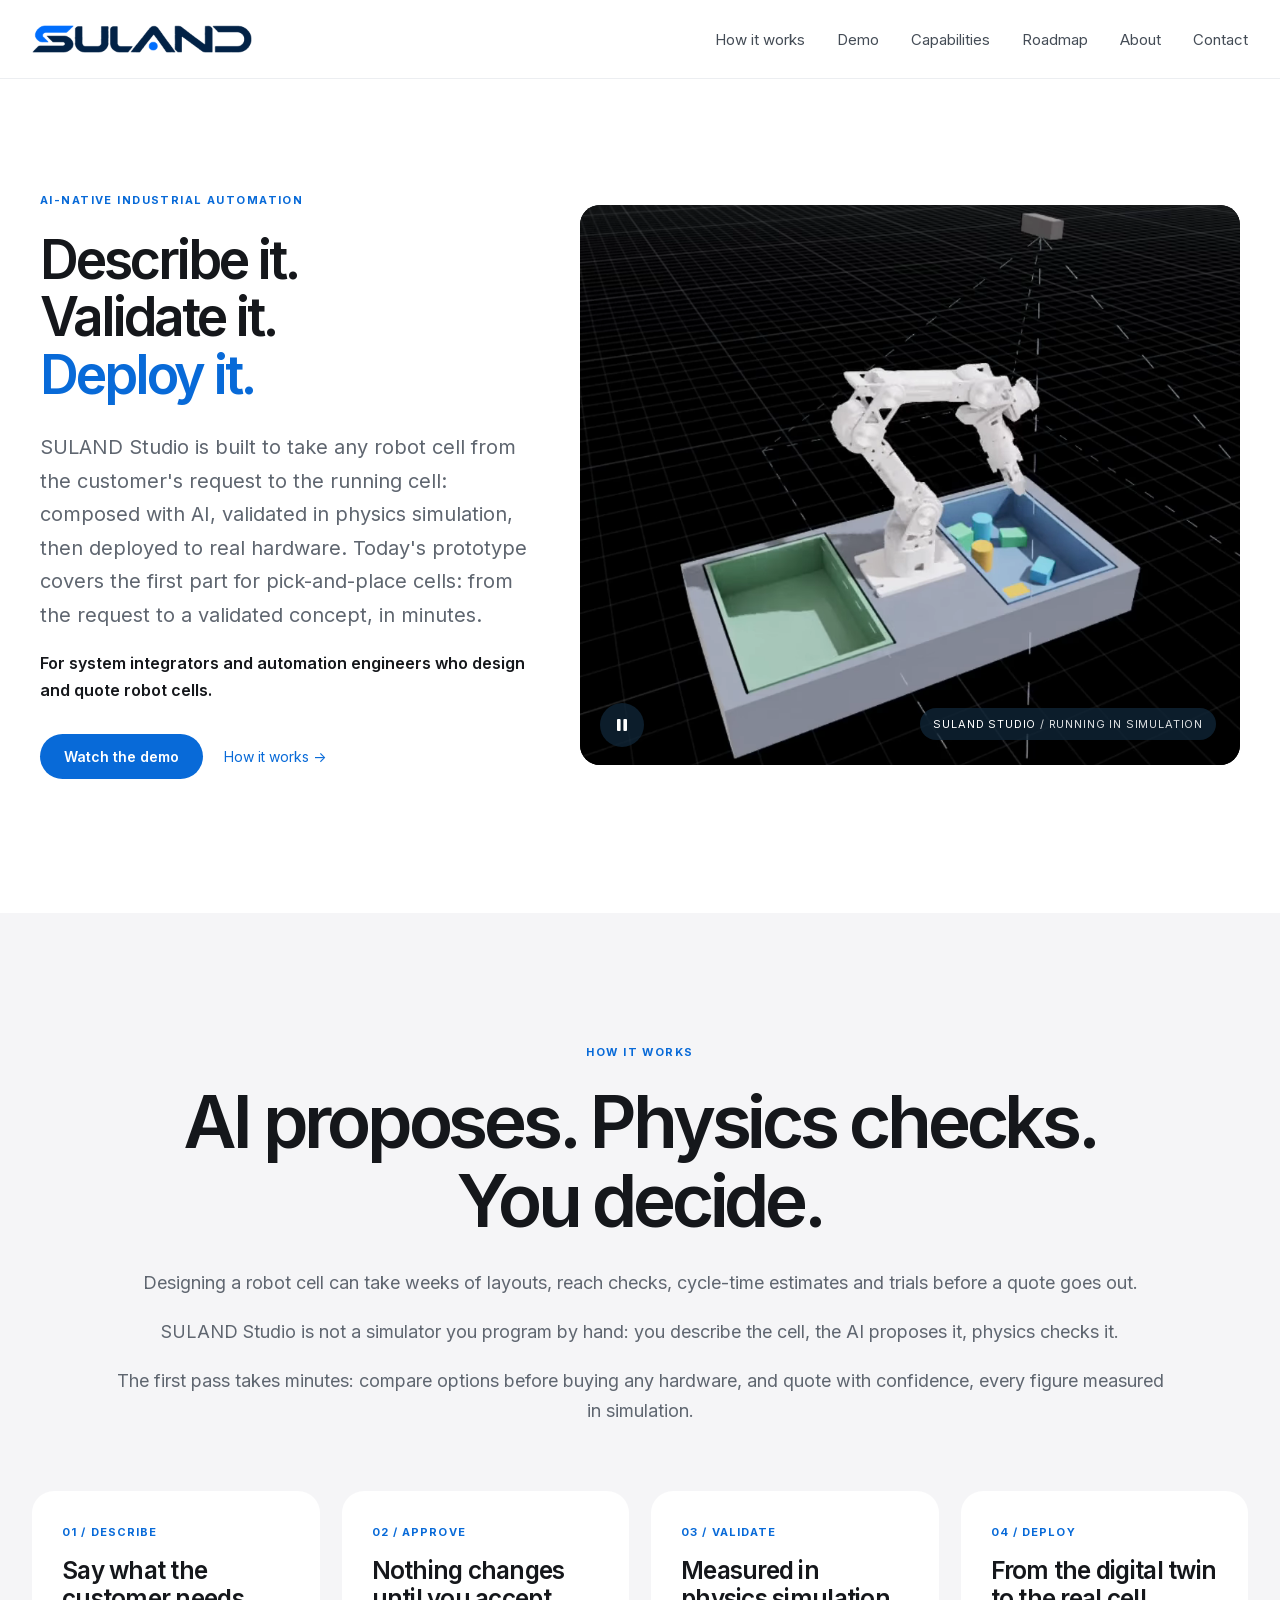
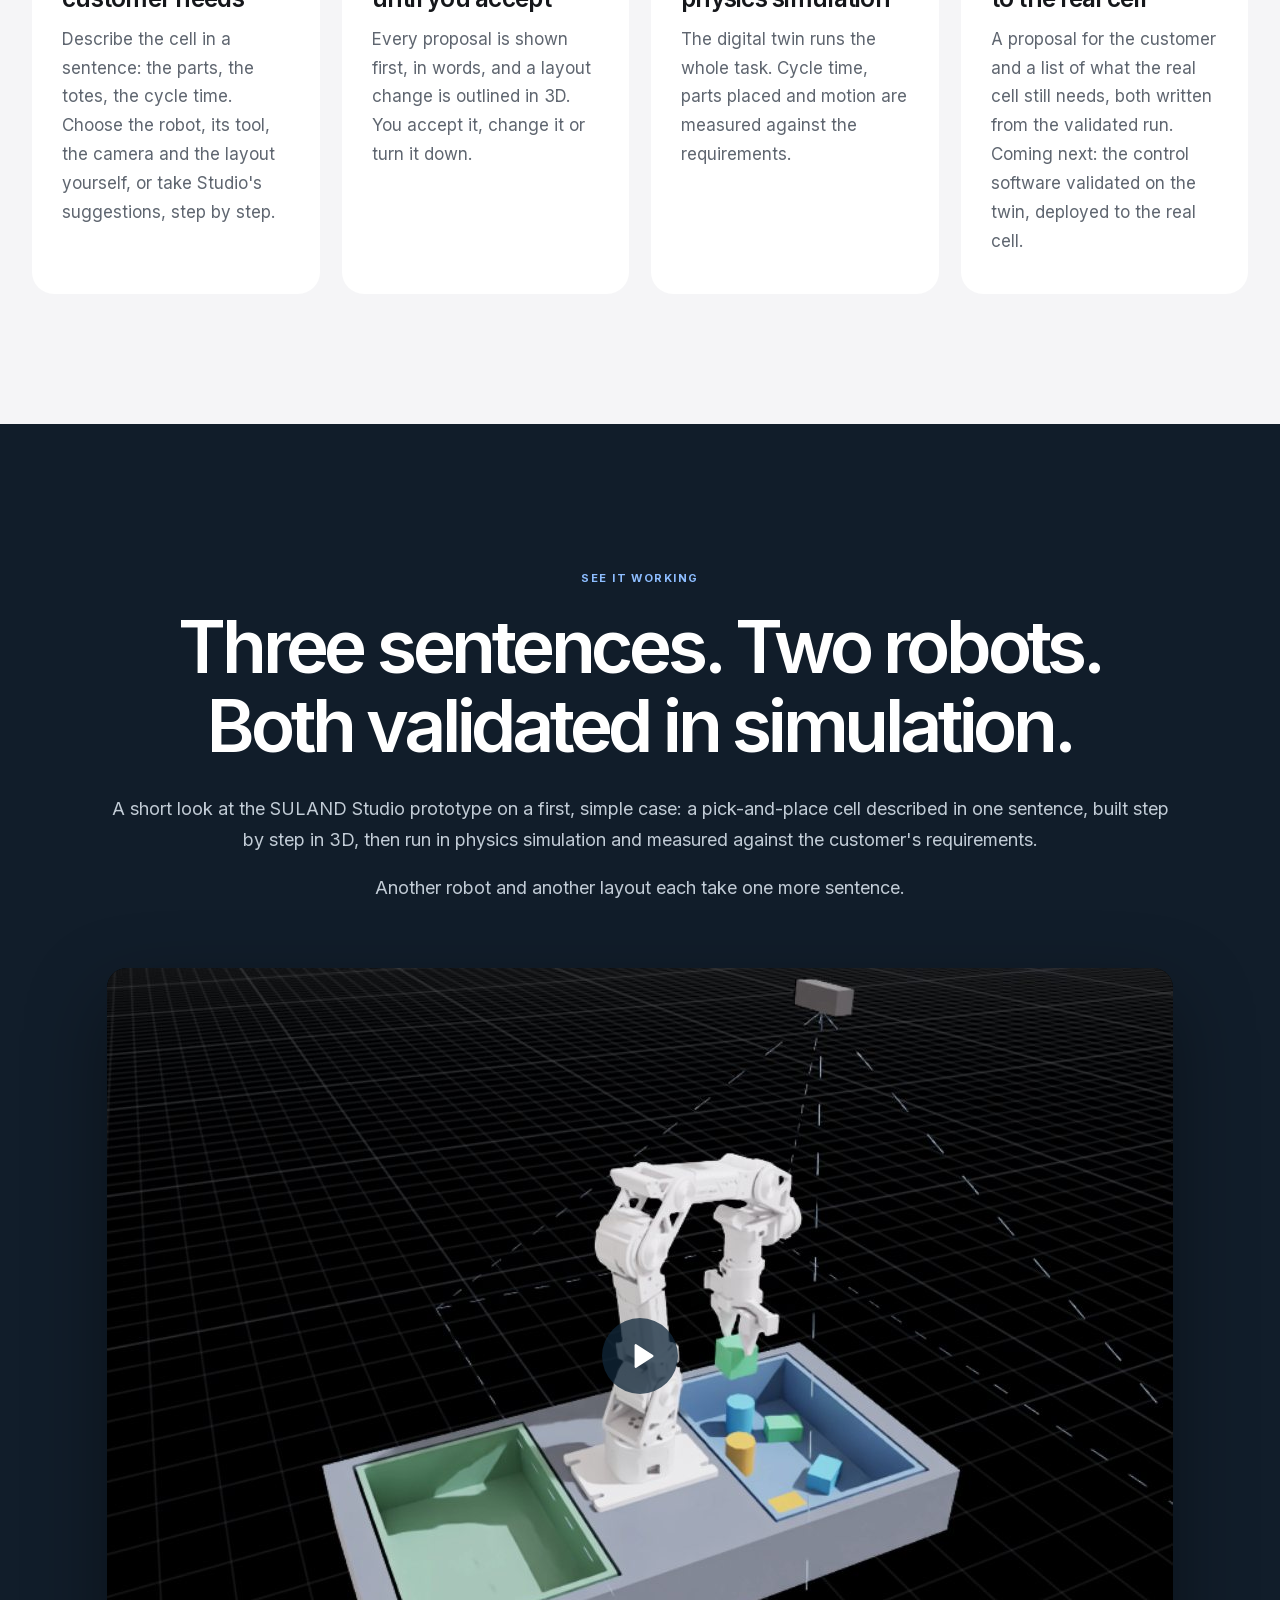
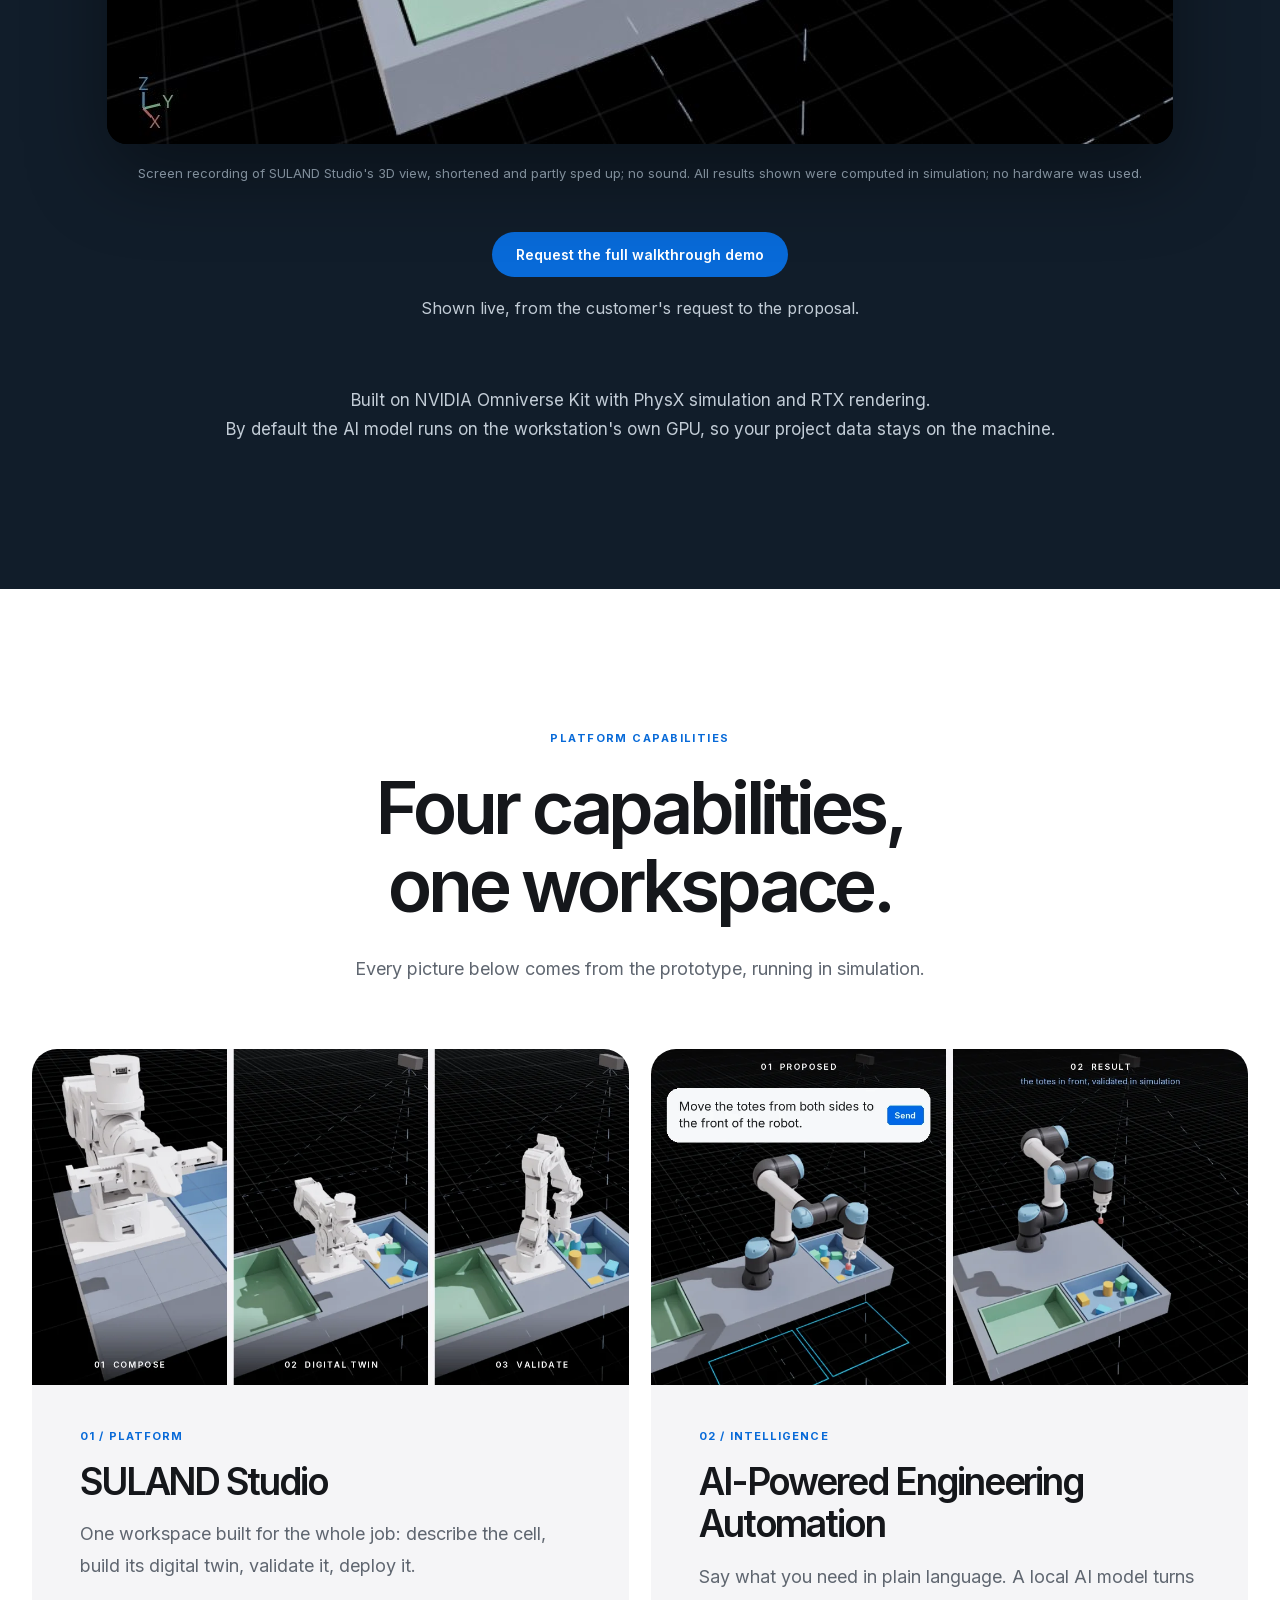
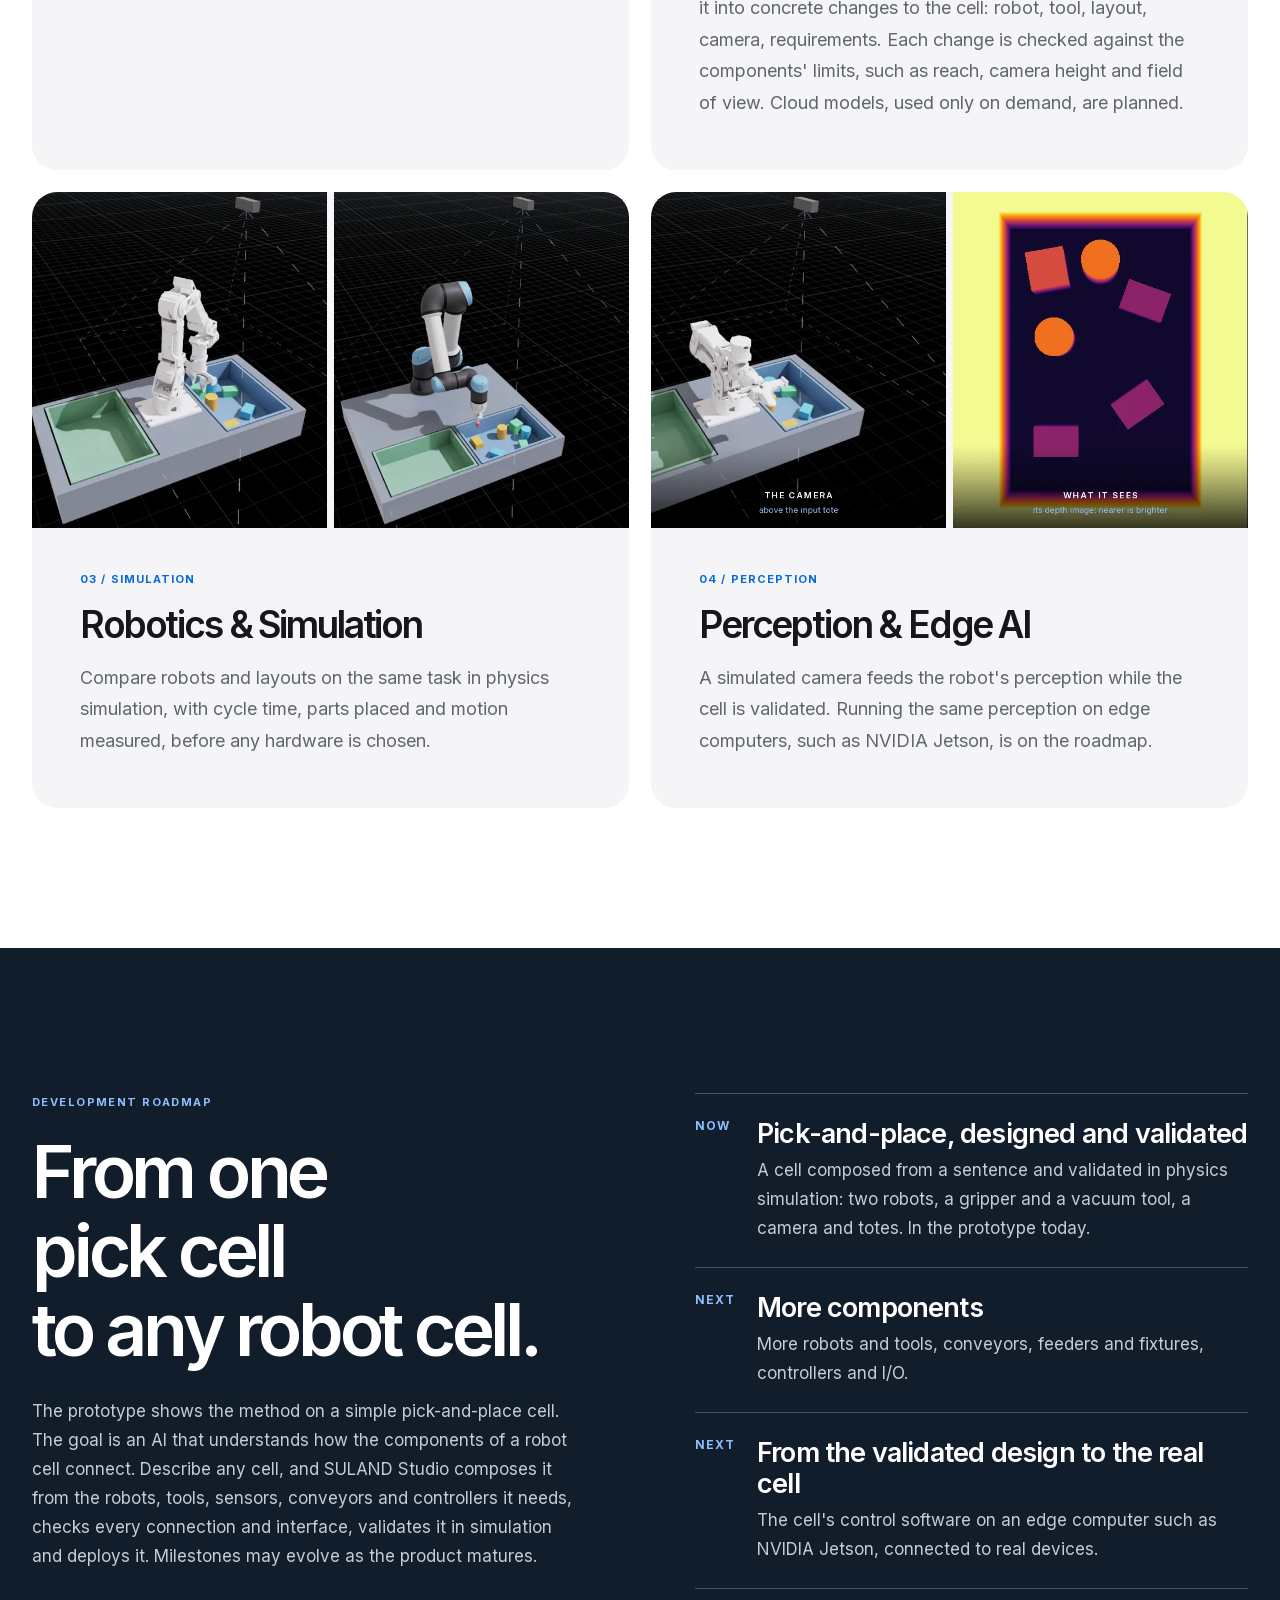
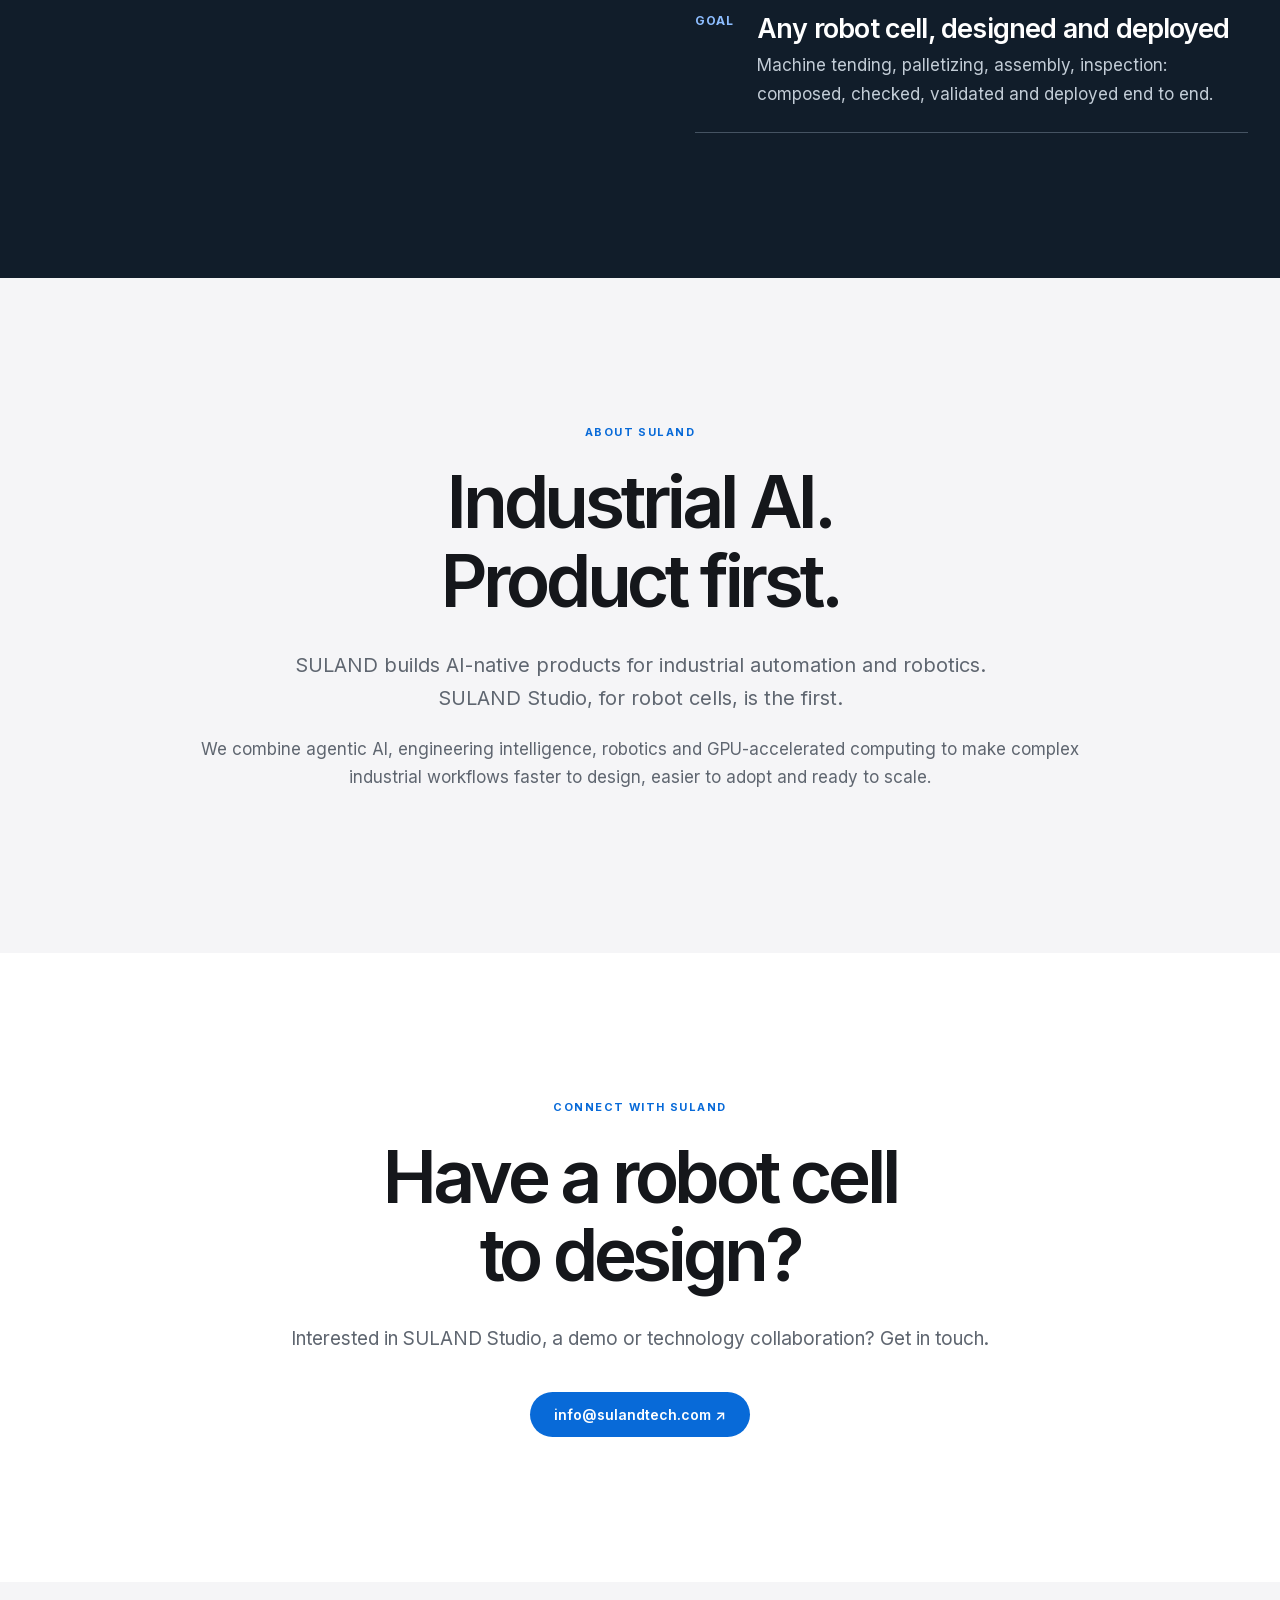
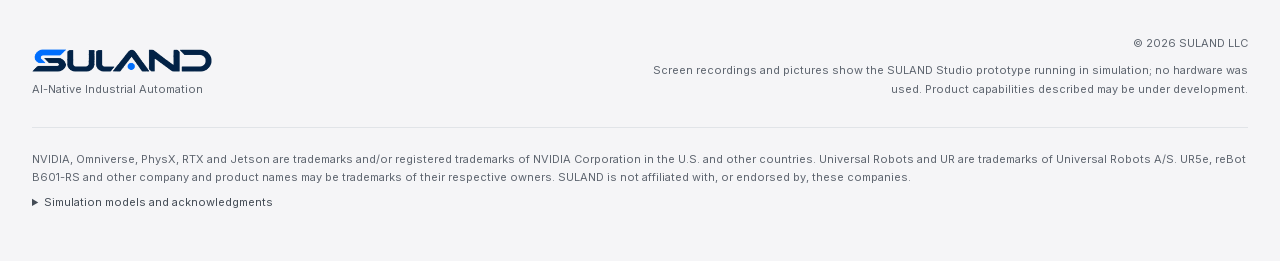
<file: index.html>
<!doctype html>
<html lang="en">
<head>
<meta charset="utf-8">
<meta name="viewport" content="width=device-width,initial-scale=1">
<title>SULAND | AI-Native Industrial Automation</title>
<meta name="description" content="SULAND is developing SULAND Studio, an AI-native engineering platform that designs robot cells with AI and validates them in simulation.">
<link rel="canonical" href="https://www.sulandtech.com/">
<meta name="theme-color" content="#ffffff">
<meta property="og:type" content="website">
<meta property="og:site_name" content="SULAND">
<meta property="og:title" content="SULAND | AI-Native Industrial Automation">
<meta property="og:description" content="Describe it. Validate it. Deploy it. SULAND Studio designs robot cells with AI and validates them in simulation; deployment to real hardware is next.">
<meta property="og:url" content="https://www.sulandtech.com/">
<meta property="og:image" content="https://www.sulandtech.com/assets/og-image.jpg">
<meta property="og:image:width" content="1200">
<meta property="og:image:height" content="630">
<meta property="og:image:alt" content="SULAND Studio: a robot arm moving parts between two totes in simulation">
<meta name="twitter:card" content="summary_large_image">
<meta name="twitter:title" content="SULAND | AI-Native Industrial Automation">
<meta name="twitter:description" content="Describe it. Validate it. Deploy it. SULAND Studio designs robot cells with AI and validates them in simulation; deployment to real hardware is next.">
<meta name="twitter:image" content="https://www.sulandtech.com/assets/og-image.jpg">
<link rel="icon" href="favicon.ico" sizes="any">
<link rel="icon" type="image/png" sizes="32x32" href="assets/icon-32.png">
<link rel="apple-touch-icon" href="apple-touch-icon.png">
<link rel="preload" href="assets/fonts/inter-latin-var.woff2" as="font" type="font/woff2" crossorigin>
<link rel="preload" href="assets/hero-loop-poster.jpg" as="image" fetchpriority="high">
<link rel="stylesheet" href="style.css">
<script type="application/ld+json">
{
  "@context": "https://schema.org",
  "@type": "Organization",
  "name": "SULAND",
  "legalName": "SULAND LLC",
  "url": "https://www.sulandtech.com/",
  "logo": "https://www.sulandtech.com/assets/icon-512.png",
  "email": "info@sulandtech.com",
  "description": "SULAND is developing SULAND Studio, an AI-native engineering platform for industrial automation."
}
</script>
</head>
<body>
<a class="skip" href="#main">Skip to content</a>

<header>
  <div class="wrap nav">
    <a href="#top" class="logo" aria-label="SULAND home"><img src="assets/suland-logo.png" width="660" height="84" alt="SULAND"></a>
    <button class="menu-toggle" type="button" aria-label="Open navigation menu" aria-controls="primary-nav" aria-expanded="false"><span></span><span></span><span></span></button>
    <nav id="primary-nav" aria-label="Main navigation">
      <a href="#how">How it works</a>
      <a href="#demo">Demo</a>
      <a href="#capabilities">Capabilities</a>
      <a href="#roadmap">Roadmap</a>
      <a href="#about">About</a>
      <a href="#contact">Contact</a>
    </nav>
  </div>
</header>

<main id="main">

<section class="hero" id="top">
  <div class="wrap hero-grid">
    <div class="hero-copy">
      <p class="eyebrow">AI-NATIVE INDUSTRIAL AUTOMATION</p>
      <h1>Describe it. Validate it.<br><span>Deploy it.</span></h1>
      <p class="lead">SULAND Studio is built to take any robot cell from the customer's request to the running cell: composed with AI, validated in physics simulation, then deployed to real hardware. Today's prototype covers the first part for pick-and-place cells: from the request to a validated concept, in minutes.</p>
      <p class="for-whom">For system integrators and automation engineers who design and quote robot cells.</p>
      <div class="actions">
        <a class="btn" href="#demo">Watch the demo</a>
        <a class="subtle-link" href="#how">How it works →</a>
      </div>
    </div>
    <div class="hero-image">
      <video id="hero-loop" autoplay muted loop playsinline webkit-playsinline x5-playsinline preload="metadata" poster="assets/hero-loop-poster.jpg" width="1066" height="776" aria-label="SULAND Studio in simulation: a robot arm moves six parts from one tote to another">
        <source src="assets/hero-loop.mp4" type='video/mp4; codecs="avc1.4D401F"'>
        <source src="assets/hero-loop.webm" type='video/webm; codecs="vp9"'>
      </video>
      <button class="loop-toggle" type="button" aria-label="Pause the animation">
        <svg class="pause" viewBox="0 0 14 14" aria-hidden="true"><rect x="2" y="1" width="3.6" height="12" rx="1"/><rect x="8.4" y="1" width="3.6" height="12" rx="1"/></svg>
        <svg class="play" viewBox="0 0 14 14" aria-hidden="true"><path d="M3 1.2v11.6a.6.6 0 0 0 .92.5l9-5.8a.6.6 0 0 0 0-1L3.92.7A.6.6 0 0 0 3 1.2z"/></svg>
      </button>
      <div class="image-note">SULAND STUDIO<span class="note-rest"><span class="note-sep"> / </span>RUNNING IN SIMULATION</span></div>
    </div>
  </div>
</section>

<section class="how" id="how">
  <div class="wrap">
    <div class="section-head">
      <div>
        <p class="eyebrow">HOW IT WORKS</p>
        <h2>AI proposes. Physics checks.<br>You decide.</h2>
      </div>
      <p>Designing a robot cell can take weeks of layouts, reach checks, cycle-time estimates and trials before a quote goes out.</p>
      <p>SULAND Studio is not a simulator you program by hand: you describe the cell, the AI proposes it, physics checks it.</p>
      <p>The first pass takes minutes: compare options before buying any hardware, and quote with confidence, every figure measured in simulation.</p>
    </div>
    <div class="steps-grid">
      <article class="step">
        <span class="number">01 / DESCRIBE</span>
        <h3>Say what the customer needs</h3>
        <p>Describe the cell in a sentence: the parts, the totes, the cycle time. Choose the robot, its tool, the camera and the layout yourself, or take Studio's suggestions, step by step.</p>
      </article>
      <article class="step">
        <span class="number">02 / APPROVE</span>
        <h3>Nothing changes until you accept</h3>
        <p>Every proposal is shown first, in words, and a layout change is outlined in 3D. You accept it, change it or turn it down.</p>
      </article>
      <article class="step">
        <span class="number">03 / VALIDATE</span>
        <h3>Measured in physics simulation</h3>
        <p>The digital twin runs the whole task. Cycle time, parts placed and motion are measured against the requirements.</p>
      </article>
      <article class="step">
        <span class="number">04 / DEPLOY</span>
        <h3>From the digital twin to the real cell</h3>
        <p>A proposal for the customer and a list of what the real cell still needs, both written from the validated run.<br>Coming next: the control software validated on the twin, deployed to the real cell.</p>
      </article>
    </div>
  </div>
</section>

<section class="demo" id="demo">
  <div class="wrap">
    <div class="section-head">
      <div>
        <p class="eyebrow">SEE IT WORKING</p>
        <h2>Three sentences. Two robots.<br>Both validated in simulation.</h2>
      </div>
      <p>A short look at the SULAND Studio prototype on a first, simple case: a pick-and-place cell described in one sentence, built step by step in 3D, then run in physics simulation and measured against the customer's requirements.</p>
      <p>Another robot and another layout each take one more sentence.</p>
    </div>

    <figure class="demo-video">
      <div class="teaser-frame">
        <video id="teaser" controls playsinline webkit-playsinline x5-playsinline preload="metadata" poster="assets/teaser-poster.jpg" width="1066" height="776" aria-label="SULAND Studio teaser: a robot cell described in one sentence, built step by step in 3D and picking six parts in simulation, then a second robot and a new layout, each asked for in one sentence">
          <source src="assets/teaser.mp4" type='video/mp4; codecs="avc1.4D401F"'>
          <source src="assets/teaser.webm" type='video/webm; codecs="vp9"'>
          <a href="assets/teaser.mp4">Open the teaser (MP4)</a>
        </video>
        <button class="teaser-play" type="button" aria-label="Play the teaser" hidden><svg viewBox="0 0 14 14" aria-hidden="true"><path d="M3 1.2v11.6a.6.6 0 0 0 .92.5l9-5.8a.6.6 0 0 0 0-1L3.92.7A.6.6 0 0 0 3 1.2z"/></svg></button>
      </div>
      <figcaption>Screen recording of SULAND Studio's 3D view, shortened and partly sped up; no sound. All results shown were computed in simulation; no hardware was used.</figcaption>
    </figure>

    <div class="demo-cta">
      <a class="btn" href="mailto:info@sulandtech.com?subject=SULAND%20Studio%20full%20walkthrough%20demo%20request">Request the full walkthrough demo</a>
      <p>Shown live, from the customer's request to the proposal.</p>
    </div>

    <p class="tech-line">Built on NVIDIA Omniverse Kit with PhysX simulation and RTX rendering.<br>By default the AI model runs on the workstation's own GPU, so your project data stays on the machine.</p>
  </div>
</section>

<section class="expertise" id="capabilities">
  <div class="wrap">
    <div class="section-head">
      <div>
        <p class="eyebrow">PLATFORM CAPABILITIES</p>
        <h2>Four capabilities,<br>one workspace.</h2>
      </div>
      <p>Every picture below comes from the prototype, running in simulation.</p>
    </div>
    <div class="cards">
      <article class="card">
        <img loading="lazy" decoding="async" src="assets/card-studio.webp" width="1066" height="600" alt="One cell at three moments in SULAND Studio's 3D view: composed, as its digital twin, and validated with the robot picking">
        <div class="card-body">
          <span class="number">01 / PLATFORM</span>
          <h3>SULAND Studio</h3>
          <p>One workspace built for the whole job: describe the cell, build its digital twin, validate it, deploy it.</p>
        </div>
      </article>
      <article class="card">
        <img loading="lazy" decoding="async" src="assets/card-ai.webp" width="1066" height="600" alt="Proposed and result: a layout change asked for in one sentence, outlined in the 3D view while it waits to be accepted, then the totes in front of the robot, validated in simulation">
        <div class="card-body">
          <span class="number">02 / INTELLIGENCE</span>
          <h3>AI-Powered Engineering Automation</h3>
          <p>Say what you need in plain language. A local AI model turns it into concrete changes to the cell: robot, tool, layout, camera, requirements. Each change is checked against the components' limits, such as reach, camera height and field of view. Cloud models, used only on demand, are planned.</p>
        </div>
      </article>
      <article class="card">
        <img loading="lazy" decoding="async" src="assets/card-simulation.webp" width="1066" height="600" alt="Two different robots on the same pick-and-place task in simulation, each picking from the input tote">
        <div class="card-body">
          <span class="number">03 / SIMULATION</span>
          <h3>Robotics &amp; Simulation</h3>
          <p>Compare robots and layouts on the same task in physics simulation, with cycle time, parts placed and motion measured, before any hardware is chosen.</p>
        </div>
      </article>
      <article class="card">
        <img loading="lazy" decoding="async" src="assets/card-perception.webp" width="1066" height="600" alt="The simulated camera above the input tote, and the depth image it computes of the parts in the tote, nearer brighter">
        <div class="card-body">
          <span class="number">04 / PERCEPTION</span>
          <h3>Perception &amp; Edge AI</h3>
          <p>A simulated camera feeds the robot's perception while the cell is validated. Running the same perception on edge computers, such as NVIDIA Jetson, is on the roadmap.</p>
        </div>
      </article>
    </div>
  </div>
</section>

<section class="approach" id="roadmap">
  <div class="wrap approach-grid">
    <div>
      <p class="eyebrow">DEVELOPMENT ROADMAP</p>
      <h2>From one pick cell<br>to any robot cell.</h2>
      <p>The prototype shows the method on a simple pick-and-place cell. The goal is an AI that understands how the components of a robot cell connect. Describe any cell, and SULAND Studio composes it from the robots, tools, sensors, conveyors and controllers it needs, checks every connection and interface, validates it in simulation and deploys it. Milestones may evolve as the product matures.</p>
    </div>
    <div class="steps">
      <div><b>NOW</b><div><h3>Pick-and-place, designed and validated</h3><p>A cell composed from a sentence and validated in physics simulation: two robots, a gripper and a vacuum tool, a camera and totes. In the prototype today.</p></div></div>
      <div><b>NEXT</b><div><h3>More components</h3><p>More robots and tools, conveyors, feeders and fixtures, controllers and I/O.</p></div></div>
      <div><b>NEXT</b><div><h3>From the validated design to the real cell</h3><p>The cell's control software on an edge computer such as NVIDIA Jetson, connected to real devices.</p></div></div>
      <div><b>GOAL</b><div><h3>Any robot cell, designed and deployed</h3><p>Machine tending, palletizing, assembly, inspection: composed, checked, validated and deployed end to end.</p></div></div>
    </div>
  </div>
</section>

<section class="about" id="about">
  <div class="wrap about-grid">
    <div>
      <p class="eyebrow">ABOUT SULAND</p>
      <h2>Industrial AI.<br>Product first.</h2>
    </div>
    <div>
      <p>SULAND builds AI-native products for industrial automation and robotics.<br>SULAND Studio, for robot cells, is the first.</p>
      <p>We combine agentic AI, engineering intelligence, robotics and GPU-accelerated computing to make complex industrial workflows faster to design, easier to adopt and ready to scale.</p>
    </div>
  </div>
</section>

<section class="contact" id="contact">
  <div class="wrap contact-grid">
    <div>
      <p class="eyebrow">CONNECT WITH SULAND</p>
      <h2>Have a robot cell<br>to design?</h2>
      <p>Interested in SULAND Studio, a demo or technology collaboration? Get in touch.</p>
    </div>
    <a class="btn" href="mailto:info@sulandtech.com?subject=SULAND%20Studio%20Inquiry">info@sulandtech.com ↗</a>
  </div>
</section>

</main>

<footer>
  <div class="wrap footer-grid">
    <div>
      <img loading="lazy" src="assets/suland-logo.png" width="660" height="84" alt="SULAND">
      <p>AI-Native Industrial Automation</p>
    </div>
    <div>
      <p>© <span id="copyright-year">2026</span> SULAND LLC</p>
      <p>Screen recordings and pictures show the SULAND Studio prototype running in simulation; no hardware was used. Product capabilities described may be under development.</p>
    </div>
  </div>
  <div class="wrap legal">
    <p>NVIDIA, Omniverse, PhysX, RTX and Jetson are trademarks and/or registered trademarks of NVIDIA Corporation in the U.S. and other countries. Universal Robots and UR are trademarks of Universal Robots A/S. UR5e, reBot B601-RS and other company and product names may be trademarks of their respective owners. SULAND is not affiliated with, or endorsed by, these companies.</p>
    <details>
      <summary>Simulation models and acknowledgments</summary>
      <p>The robots, cameras and tools shown are simulation models built by SULAND from publicly available specifications (for example the cameras' nominal field of view, not a vendor calibration). They do not represent the manufacturers' endorsement or any measured performance of their products.</p>
      <p>Robot models: reBot B601-RS by Seeed Studio, from github.com/Seeed-Projects/reBot-DevArm (hardware design under CERN-OHL-W-2.0); UR5e description from Universal Robots' ur_description (BSD-3-Clause). Typeface: Inter, by the Inter Project Authors (SIL Open Font License 1.1). Built on NVIDIA Omniverse Kit, under NVIDIA's license terms.</p>
    </details>
  </div>
</footer>

<script>
document.getElementById('copyright-year').textContent = new Date().getFullYear();

// The navigation menu on narrow screens.
const b = document.querySelector('.menu-toggle'), n = document.querySelector('#primary-nav');
const closeMenu = () => { n.classList.remove('is-open'); b.setAttribute('aria-expanded', 'false'); b.setAttribute('aria-label', 'Open navigation menu'); };
b.addEventListener('click', () => {
  const open = b.getAttribute('aria-expanded') === 'true';
  if (open) { closeMenu(); return; }
  n.classList.add('is-open'); b.setAttribute('aria-expanded', 'true'); b.setAttribute('aria-label', 'Close navigation menu');
});
n.querySelectorAll('a').forEach(a => a.addEventListener('click', closeMenu));
document.addEventListener('keydown', e => { if (e.key === 'Escape') closeMenu(); });

// The hero's loop: it can be paused, rests while out of view, and does not start by itself for a visitor who asked
// their system for less motion or their browser to save data.
const loop = document.getElementById('hero-loop'), toggle = document.querySelector('.loop-toggle');
if (loop && toggle) {
  const saving = navigator.connection && navigator.connection.saveData;  // The visitor asked their browser to save data.
  let wanted = !window.matchMedia('(prefers-reduced-motion: reduce)').matches && !saving;
  const play = () => { const started = loop.play(); if (started) started.catch(() => {}); };
  const show = () => { toggle.classList.toggle('is-paused', loop.paused); toggle.setAttribute('aria-label', loop.paused ? 'Play the animation' : 'Pause the animation'); };
  if (!wanted) { loop.removeAttribute('autoplay'); loop.pause(); }
  loop.addEventListener('play', show);
  loop.addEventListener('pause', show);
  toggle.addEventListener('click', () => { wanted = loop.paused; if (wanted) play(); else loop.pause(); });
  document.addEventListener('WeixinJSBridgeReady', () => { if (wanted) play(); });  // WeChat's own browser.
  if ('IntersectionObserver' in window) {
    new IntersectionObserver(entries => entries.forEach(entry => {
      if (!entry.isIntersecting) loop.pause(); else if (wanted) play();
    }), { threshold: 0.1 }).observe(loop);
  }
  show();
}
// The teaser plays with SULAND's own round button in its middle, and a tap on the picture, in every browser: the
// browsers' own controls covered the typed sentences and captions along its bottom, and WeChat handed a video with
// controls to its own player, which froze the picture (the owner, 2026-11-10). Muted: it has no sound. Without the
// script the browser's controls stay.
const teaser = document.getElementById('teaser'), teaserPlay = document.querySelector('.teaser-play');
if (teaser && teaserPlay) {
  teaser.removeAttribute('controls');
  teaser.muted = true;
  teaser.setAttribute('muted', '');
  teaser.setAttribute('tabindex', '0');  // Space or Enter on it plays and pauses.
  const stopped = () => teaser.paused || teaser.ended;
  const sync = () => { teaserPlay.hidden = !stopped(); };
  // Played to its end, it starts again from the beginning on the first tap: some browsers leave an ended video
  // marked as playing, or at its end, so that a tap paused it or ended it again at once (the owner, 2026-11-11).
  const flip = () => {
    if (!stopped()) { teaser.pause(); return; }
    if (teaser.ended || (teaser.duration && teaser.currentTime >= teaser.duration - 0.2)) teaser.currentTime = 0;
    const started = teaser.play(); if (started) started.catch(() => {});
  };
  teaserPlay.addEventListener('click', () => { flip(); teaser.focus({ preventScroll: true }); });
  teaser.addEventListener('click', flip);
  teaser.addEventListener('keydown', e => { if (e.key === ' ' || e.key === 'Enter') { e.preventDefault(); flip(); } });
  teaser.addEventListener('ended', () => { teaser.pause(); teaser.currentTime = 0; sync(); });
  ['play', 'playing', 'pause'].forEach(name => teaser.addEventListener(name, sync));
  sync();
}
</script>
</body>
</html>
</file>
<file: style.css>
/* SULAND website. */

/* Inter, by the Inter Project Authors (SIL Open Font License 1.1, assets/fonts/LICENSE.txt): Latin text, weights 400
   to 700 in one file. */
@font-face {
  font-family: "Inter";
  src: url("assets/fonts/inter-latin-var.woff2") format("woff2");
  font-weight: 400 700;
  font-style: normal;
  font-display: swap;
}

:root { --ink: #15171b; --muted: #5f6670; --blue: #086ad8; --soft: #f5f5f7; --dark: #111d2a; }

* { box-sizing: border-box; }
html { scroll-behavior: smooth; scroll-padding-top: 80px; }
body { margin: 0; background: white; color: var(--ink); font-family: Inter, -apple-system, BlinkMacSystemFont, "Segoe UI", sans-serif; -webkit-font-smoothing: antialiased; }
a { text-decoration: none; color: inherit; }
img, video { display: block; max-width: 100%; height: auto; }
.wrap { width: min(1180px, calc(100% - 52px)); margin: auto; }
.skip { position: absolute; top: -100px; left: 10px; background: white; padding: 10px; z-index: 99; }
.skip:focus { top: 10px; }

/* Header */
header { position: sticky; top: 0; background: #ffffffed; backdrop-filter: blur(18px); border-bottom: 1px solid #eceef1; z-index: 30; }
.nav { height: 78px; display: flex; justify-content: space-between; align-items: center; gap: 25px; }
.logo img { width: 220px; }
.nav nav { display: flex; gap: 32px; font-size: 13px; color: #444c56; }
.nav nav a:hover { color: var(--blue); }
.menu-toggle { display: none; }

/* Type */
h1, h2, h3, p { margin-top: 0; }
h1, h2, h3 { letter-spacing: -.058em; font-weight: 600; }
h1, h2 { text-wrap: balance; }
h1 { font-size: clamp(60px, 8.4vw, 108px); line-height: 1.01; margin: 0 0 27px; }
h1 span { color: var(--blue); }
h2 { font-size: clamp(42px, 6vw, 73px); line-height: 1.08; margin-bottom: 28px; }
h3 { font-size: clamp(26px, 3vw, 37px); line-height: 1.15; margin-bottom: 15px; }
p { color: var(--muted); line-height: 1.7; }
.eyebrow { font-size: 11px; letter-spacing: .13em; font-weight: 700; color: var(--blue); margin-bottom: 21px; }

/* Hero */
.hero { padding: 56px 0 72px; text-align: left; background: white; }
.hero .wrap { width: min(1280px, calc(100% - 80px)); max-width: 1280px; }
.hero-grid { display: grid; grid-template-columns: minmax(0, 45%) minmax(0, 55%); gap: 0; align-items: center; }
.hero-copy { padding: 40px 40px 40px 0; }
.hero h1 { font-size: clamp(40px, 3.9vw, 60px); line-height: 1.075; }
.lead { font-size: 17px; line-height: 1.68; max-width: 500px; margin: 0 0 31px; }
.for-whom { font-size: 15px; font-weight: 600; color: var(--ink); max-width: 500px; margin: -14px 0 30px; }
.actions { display: flex; align-items: center; gap: 21px; flex-wrap: wrap; }
.btn { background: var(--blue); color: white; border-radius: 999px; padding: 14px 24px; font-size: 14px; font-weight: 600; display: inline-block; }
.btn:hover { background: #0759b6; }
.subtle-link { font-size: 14px; color: var(--blue); }
/* The 3D view's own black behind the loop, so nothing light shows before its first frame. */
.hero-image { height: 560px; position: relative; border-radius: 20px; overflow: hidden; background: #000; }
.hero-image video, .hero-image img { position: absolute; top: 0; left: 0; width: 100%; height: 100%; object-fit: cover; }
.image-note { position: absolute; bottom: 25px; right: 24px; background: #11283bbd; color: white; padding: 9px 13px; border-radius: 20px; font-size: 11px; letter-spacing: .075em; }
.image-note .note-rest { opacity: .85; }
.loop-toggle { position: absolute; left: 20px; bottom: 18px; width: 44px; height: 44px; padding: 0; border: 0; border-radius: 50%; background: #11283bbd; color: white; display: grid; place-items: center; cursor: pointer; }
.loop-toggle:hover { background: #11283b; }
.loop-toggle svg { width: 14px; height: 14px; fill: currentColor; }
.loop-toggle .play, .loop-toggle.is-paused .pause { display: none; }
.loop-toggle.is-paused .play { display: block; }

/* How it works: the problem in a line, then the four steps, on the light ground */
.how { background: var(--soft); padding: 130px 0; }
.steps-grid { display: grid; grid-template-columns: repeat(2, minmax(0, 1fr)); gap: 22px; }
.step { background: white; border-radius: 22px; padding: 34px 30px 38px; }
.step h3 { font-size: clamp(22px, 1.9vw, 26px); letter-spacing: -.03em; margin-bottom: 12px; }
.step p { font-size: 16px; line-height: 1.7; margin: 0; }

/* About */
.about { background: var(--soft); padding: 145px 0; }
.about-grid { text-align: center; max-width: 860px; margin: auto; }
.about-grid > div:last-child { max-width: 760px; margin: auto; }
.about-grid > div:last-child p { font-size: 20px; line-height: 1.65; }
.about-grid > div:last-child p + p { font-size: 17px; }

/* Demo: the teaser, at the 3D view's own pixels at most, and the request for the full demo, on the dark ground */
.demo { background: var(--dark); color: white; padding: 145px 0; }
.demo .eyebrow { color: #8dbdff; }
.demo .section-head > p { color: #c2ccd6; }
.demo-video { margin: 0 auto; max-width: 1066px; }
.demo-video video { width: 100%; aspect-ratio: 1066 / 776; background: #000; border-radius: 20px; box-shadow: 0 30px 80px rgba(0, 0, 0, .4); }
.teaser-frame { position: relative; }
/* The teaser's own play button (index.html's script), in place of the browsers' controls that covered its captions. */
.teaser-play { position: absolute; left: 50%; top: 50%; width: 76px; height: 76px; margin: -38px 0 0 -38px; padding: 0; border: 0; border-radius: 50%; background: #11283bbd; color: white; display: grid; place-items: center; cursor: pointer; }
.teaser-play[hidden] { display: none; }
.teaser-play:hover { background: #11283b; }
.teaser-frame video { cursor: pointer; }
.teaser-play svg { width: 26px; height: 26px; margin-left: 4px; fill: currentColor; }
.demo-video figcaption { font-size: 13px; line-height: 1.7; color: #9fb0c0; text-align: center; margin-top: 18px; }
.demo-cta { text-align: center; margin: 48px auto 0; max-width: 960px; }
.demo-cta p { font-size: 15px; color: #c2ccd6; margin: 18px 0 0; }
.tech-line { text-align: center; font-size: 15px; color: #c2ccd6; max-width: 900px; margin: 64px auto 0; }

/* Capabilities */
.expertise { padding: 140px 0; }
.section-head { text-align: center; max-width: 850px; margin: 0 auto 64px; }
.section-head > p { font-size: 18px; }
.cards { display: grid; grid-template-columns: repeat(2, minmax(0, 1fr)); gap: 22px; }
.card { background: var(--soft); border-radius: 25px; overflow: hidden; display: flex; flex-direction: column; }
/* Stills of the product, each 16:9: shown whole at every width, never cut. */
.card > img { width: 100%; aspect-ratio: 16 / 9; object-fit: cover; }
.card-body { padding: 36px 38px 43px; flex: 1; }
.number { display: block; font-size: 11px; color: var(--blue); font-weight: 700; letter-spacing: .1em; margin-bottom: 18px; }
.card-body p { font-size: 16px; line-height: 1.75; margin-bottom: 0; }

/* Roadmap */
.approach { background: var(--dark); color: white; padding: 145px 0; }
.approach-grid { display: grid; grid-template-columns: 1fr 1fr; gap: 90px; }
.approach .eyebrow { color: #8dbdff; }
.approach-grid > div:first-child > p:last-child { font-size: 17px; color: #c2ccd6; }
.steps { border-top: 1px solid #455362; }
.steps > div { display: grid; grid-template-columns: 46px 1fr; gap: 16px; border-bottom: 1px solid #455362; padding: 24px 0; }
.steps b { color: #8dbdff; font-size: 12px; letter-spacing: .08em; }  /* NOW, NEXT, GOAL: the roadmap's stages. */
.steps h3 { font-size: 23px; letter-spacing: -.03em; margin-bottom: 7px; }
.steps p { font-size: 15px; color: #c2ccd6; margin: 0; }

/* Contact */
.contact { padding: 145px 0; text-align: center; }
.contact-grid { max-width: 800px; margin: auto; }
.contact-grid p:not(.eyebrow) { font-size: 19px; }
.contact-grid .btn { margin-top: 18px; }

/* Footer */
footer { background: var(--soft); padding: 44px 0; }
.footer-grid { display: flex; justify-content: space-between; align-items: end; gap: 30px; }
.footer-grid img { width: 180px; }
.footer-grid p { font-size: 11px; margin: 8px 0 0; }
.footer-grid > div:last-child { text-align: right; max-width: 620px; }
.legal { margin-top: 28px; padding-top: 22px; border-top: 1px solid #e1e4e8; }
.legal p { font-size: 11px; line-height: 1.7; margin: 0 0 8px; }
.legal summary { font-size: 11px; color: #444c56; cursor: pointer; margin-bottom: 8px; }
.legal summary:hover { color: var(--blue); }

@media (max-width: 1100px) and (min-width: 850px) {
  .hero .wrap { width: calc(100% - 64px); }
  .hero-grid { grid-template-columns: 46% 54%; }
  .hero-copy { padding: 28px 28px 28px 0; }
  .hero-image { height: 480px; }
}

@media (max-width: 849px) {
  /* The navigation as a menu: its links no longer fit beside the logo. */
  .nav { position: relative; }
  .menu-toggle { display: flex; flex-direction: column; justify-content: center; align-items: center; gap: 5px; width: 44px; height: 44px; border: 1px solid #e1e5ea; border-radius: 12px; background: white; cursor: pointer; }
  .menu-toggle span { width: 20px; height: 2px; background: #15253c; border-radius: 2px; }
  .nav nav { display: none; position: absolute; top: calc(100% - 2px); left: -26px; right: -26px; background: white; box-shadow: 0 18px 24px rgba(10, 28, 50, .12); padding: 16px 25px 24px; flex-direction: column; gap: 0; border-bottom: 1px solid #e1e5ea; }
  .nav nav.is-open { display: flex; }
  .nav nav a { display: block; padding: 13px 0; font-size: 16px; border-bottom: 1px solid #eef0f3; }

  .hero { padding: 56px 0 64px; }
  .hero .wrap { width: calc(100% - 48px); }
  .hero-grid { display: flex; flex-direction: column; gap: 32px; align-items: stretch; }
  .hero-copy { padding: 0; }
  .hero h1 { font-size: clamp(40px, 7.4vw, 64px); }
  /* The loop whole, in its own proportions (776 / 1066), by padding so that it holds in every browser. */
  .hero-image { height: 0; padding-top: 72.8%; }
  .approach-grid { gap: 40px; }
  .footer-grid > div:last-child { max-width: 380px; }
}

@media (max-width: 600px) {
  .wrap { width: calc(100% - 32px); }
  .nav { height: 70px; }
  .logo img { width: 170px; }
  .nav nav { left: -16px; right: -16px; }
  .hero { padding: 48px 0 60px; }
  .hero .wrap { width: calc(100% - 32px); }
  .hero-grid { gap: 30px; }
  .hero h1 { font-size: clamp(34px, 9vw, 50px); }
  .lead { font-size: 16px; }
  .steps-grid { grid-template-columns: 1fr; }
  .step { border-radius: 18px; padding: 28px; }
  .hero-image { border-radius: 16px; }
  /* Two lines on a phone, so that the note stays clear of the pause button at the picture's other corner. */
  .image-note { bottom: 16px; right: 14px; text-align: right; line-height: 1.45; }
  .image-note .note-rest { display: block; }
  .image-note .note-sep { display: none; }
  .loop-toggle { left: 12px; bottom: 10px; }
  h2 { font-size: clamp(39px, 9.5vw, 54px); }
  .about, .expertise, .approach, .contact, .demo, .how { padding: 90px 0; }
  .about-grid > div:last-child p { font-size: 18px; }
  .cards, .approach-grid { grid-template-columns: 1fr; }
  .card { border-radius: 20px; }
  .card-body { padding: 28px; }
  .section-head { margin-bottom: 38px; }
  .demo-video video { border-radius: 14px; }
  .tech-line { margin-top: 44px; }
  .footer-grid { display: block; }
  .footer-grid > div:last-child { text-align: left; margin-top: 20px; max-width: none; }
}

@media (prefers-reduced-motion: reduce) {
  html { scroll-behavior: auto; }
}

/* Desktop content scale and breathing room. */
@media (min-width: 1200px) {
  .wrap { width: min(1534px, calc(100% - 64px)); }
  .hero .wrap { width: min(1664px, calc(100% - 80px)); max-width: 1664px; }
  .hero { padding: 72px 0 94px; }
  .hero h1 { font-size: clamp(50px, 4.2vw, 72px); }
  .hero-image { height: clamp(560px, 43vw, 680px); }
  .lead { max-width: 650px; font-size: 20px; }
  .for-whom { max-width: 650px; font-size: 16px; }
  .steps-grid { grid-template-columns: repeat(4, minmax(0, 1fr)); }
  .step p { font-size: 17px; }
  .nav nav { font-size: 15px; }
  .section-head { max-width: 1060px; }
  .about-grid { max-width: 1100px; }
  .about-grid > div:last-child { max-width: 950px; }
  .contact-grid { max-width: 1040px; }
  .card-body { padding: 44px 48px 52px; }
  .card-body p { font-size: 18px; }
  .approach-grid { gap: 110px; }
  .steps h3 { font-size: 27px; }
  .steps p { font-size: 17px; }
  .demo-cta p { font-size: 16px; }
  .tech-line { font-size: 17px; }
}
</file>
